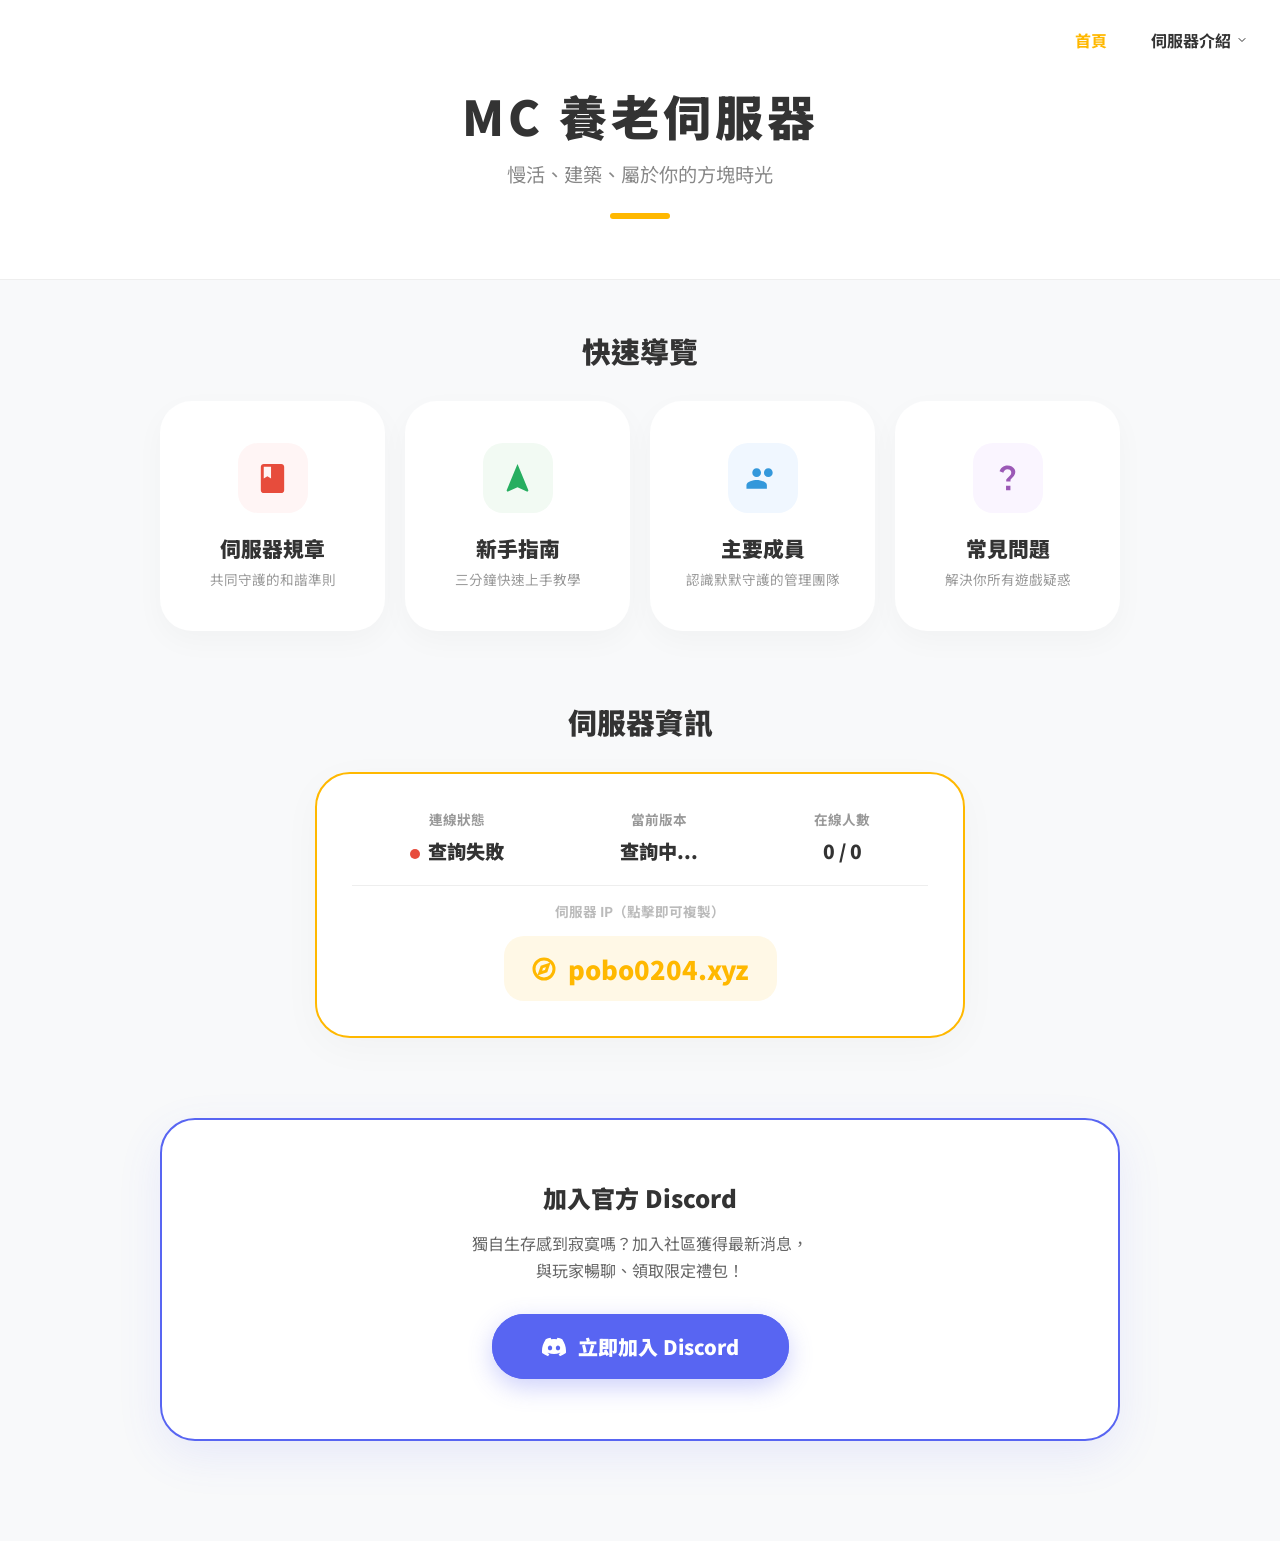
<file: index.html>
<!DOCTYPE html>
<html lang="zh-TW">
<head>
    <meta charset="UTF-8">
    <meta name="viewport" content="width=device-width, initial-scale=1.0">
    <title>首頁 | MC 養老伺服器</title>
    <link rel="stylesheet" href="styles/base.css">
    <link rel="stylesheet" href="styles/style.css">
    <link rel="stylesheet" href="styles/navbar.css">
</head>
<body>
    <nav class="navbar">
        <a href="/index.html" class="nav-link active">首頁</a>
        <div class="dropdown">
            <a href="#" class="nav-link dropdown-toggle">
                伺服器介紹
                <svg width="12" height="12" viewBox="0 0 24 24" fill="none" stroke="currentColor" stroke-width="2" stroke-linecap="round" stroke-linejoin="round"><polyline points="6 9 12 15 18 9"></polyline></svg>
            </a>
            <ul class="dropdown-menu">
                <li><a href="/pages/rules.html" class="dropdown-item">伺服器規章</a></li>
                <li><a href="/pages/member.html" class="dropdown-item">主要成員</a></li>
                <li><a href="/pages/command.html" class="dropdown-item">常用指令</a></li>
                <li><a href="/pages/qa.html" class="dropdown-item">常見問題</a></li>
            </ul>
        </div>
    </nav>

    <header class="header">
        <h1>MC 養老伺服器</h1>
        <p class="header-desc">慢活、建築、屬於你的方塊時光</p>
        <div class="header-line"></div>
    </header>

    <div class="container">
        
        <h2 class="section-title">快速導覽</h2>
        <div class="nav-grid">
            <a href="/pages/rules.html" class="nav-card animated-card" style="--t-color: var(--rule-color); --t-glow: rgba(231,76,60,0.2); --t-bg: #fff5f5;">
                <div class="nav-icon">
                    <svg class="svg-icon" viewBox="0 0 24 24"><path d="M18 2H6c-1.1 0-2 .9-2 2v16c0 1.1.9 2 2 2h12c1.1 0 2-.9 2-2V4c0-1.1-.9-2-2-2zM6 4h5v8l-2.5-1.5L6 12V4z"/></svg>
                </div>
                <h3>伺服器規章</h3>
                <p>共同守護的和諧準則</p>
            </a>

            <a href="/pages/guide.html" class="nav-card animated-card" style="--t-color: var(--guide-color); --t-glow: rgba(39,174,96,0.2); --t-bg: #f2faf3;">
                <div class="nav-icon">
                    <svg class="svg-icon" viewBox="0 0 24 24"><path d="M12 2L4.5 20.29l.71.71L12 18l6.79 3 .71-.71z"/></svg>
                </div>
                <h3>新手指南</h3>
                <p>三分鐘快速上手教學</p>
            </a>

            <a href="/pages/member.html" class="nav-card animated-card" style="--t-color: var(--staff-color); --t-glow: rgba(52,152,219,0.2); --t-bg: #f0f7ff;">
                <div class="nav-icon">
                    <svg class="svg-icon" viewBox="0 0 24 24"><path d="M16 11c1.66 0 2.99-1.34 2.99-3S17.66 5 16 5s-3 1.34-3 3 1.34 3 3 3zm-8 0c1.66 0 2.99-1.34 2.99-3S9.66 5 8 5 5 6.34 5 8s1.34 3 3 3zm0 2c-2.33 0-7 1.17-7 3.5V19h14v-2.5c0-2.33-4.67-3.5-7-3.5z"/></svg>
                </div>
                <h3>主要成員</h3>
                <p>認識默默守護的管理團隊</p>
            </a>

            <a href="/pages/qa.html" class="nav-card animated-card" style="--t-color: var(--faq-color); --t-glow: rgba(155,89,182,0.2); --t-bg: #faf5ff;">
                <div class="nav-icon">
                    <svg class="svg-icon" viewBox="0 0 24 24"><path d="M11.07 12.85c.77-1.39 2.25-2.21 3.11-3.44.91-1.29.4-3.7-2.18-3.7-1.69 0-2.52 1.28-2.87 2.34L6.54 6.96C7.25 4.83 9.18 3 11.99 3c2.35 0 3.96 1.07 4.78 2.41.7 1.15.7 2.48.31 3.42-.87 2.08-2.14 2.48-3.03 4.07v1.1h-2.93v-1.15zM11 20v-3h3v3h-3z"/></svg>
                </div>
                <h3>常見問題</h3>
                <p>解決你所有遊戲疑惑</p>
            </a>
        </div>

        <h2 class="section-title">伺服器資訊</h2>
        <div class="server-card animated-card" id="serverCard" onclick="copyIP()">
            <div class="copy-success">✨ 已複製 IP 到剪貼簿！</div>
            <div class="info-row">
                <div class="info-item">
                    <div class="info-label">連線狀態</div>
                    <div class="info-value"><span class="status-dot" id="dot"></span><span id="status">查詢中...</span></div>
                </div>
                <div class="info-item">
                    <div class="info-label">當前版本</div>
                    <div class="info-value" id="version">查詢中...</div>
                </div>
                <div class="info-item">
                    <div class="info-label">在線人數</div>
                    <div class="info-value" id="players">0 / 0</div>
                </div>
            </div>
            <div class="ip-hint">伺服器 IP（點擊即可複製）</div>
            <div class="ip-display">
                <svg class="compass-icon" viewBox="0 0 24 24"><circle cx="12" cy="12" r="10"></circle><polygon points="16.24 7.76 14.12 14.12 7.76 16.24 9.88 9.88 16.24 7.76"></polygon></svg>
                <span id="ipText">pobo0204.xyz</span>
            </div>
        </div>

        <div class="discord-card animated-card">
            <h2 style="font-weight: 900;">加入官方 Discord</h2>
            <p style="color: #666; margin-top: 15px;">獨自生存感到寂寞嗎？加入社區獲得最新消息，<br>與玩家暢聊、領取限定禮包！</p>
            <a href="https://discord.gg/raNts4Mrdd" target="_blank" class="d-btn">
                <svg style="width:24px;height:24px;fill:white;" viewBox="0 0 24 24">
                    <path d="M20.317 4.37a19.791 19.791 0 0 0-4.885-1.515a.074.074 0 0 0-.079.037c-.21.375-.444.864-.608 1.25a18.27 18.27 0 0 0-5.487 0a12.64 12.64 0 0 0-.617-1.25a.077.077 0 0 0-.079-.037A19.736 19.736 0 0 0 3.677 4.37a.07.07 0 0 0-.032.027C.533 9.046-.32 13.58.099 18.057a.082.082 0 0 0 .031.057a19.9 19.9 0 0 0 5.993 3.03a.078.078 0 0 0 .084-.028a14.09 14.09 0 0 0 1.226-1.994a.076.076 0 0 0-.041-.106a13.107 13.107 0 0 1-1.872-.892a.077.077 0 0 1-.008-.128a10.2 10.2 0 0 0 .372-.292a.074.074 0 0 1 .077-.01c3.928 1.793 8.18 1.793 12.062 0a.074.074 0 0 1 .078.01c.12.098.246.198.373.292a.077.077 0 0 1-.006.127a12.299 12.299 0 0 1-1.873.892a.077.077 0 0 0-.041.107c.36.698.772 1.362 1.225 1.993a.076.076 0 0 0 .084.028a19.839 19.839 0 0 0 6.002-3.03a.077.077 0 0 0 .032-.054c.5-5.177-.838-9.674-3.549-13.66a.061.061 0 0 0-.031-.03zM8.02 15.33c-1.183 0-2.157-1.085-2.157-2.419c0-1.333.956-2.419 2.157-2.419c1.21 0 2.176 1.086 2.157 2.419c0 1.334-.947 2.419-2.157 2.419zm7.975 0c-1.183 0-2.157-1.085-2.157-2.419c0-1.333.955-2.419 2.157-2.419c1.21 0 2.176 1.086 2.157 2.419c0 1.334-.946 2.419-2.157 2.419z"/>
                </svg>
                立即加入 Discord
            </a>
        </div>

    </div>

    <script src="scripts/script.js"></script>
</body>
</html>
</file>
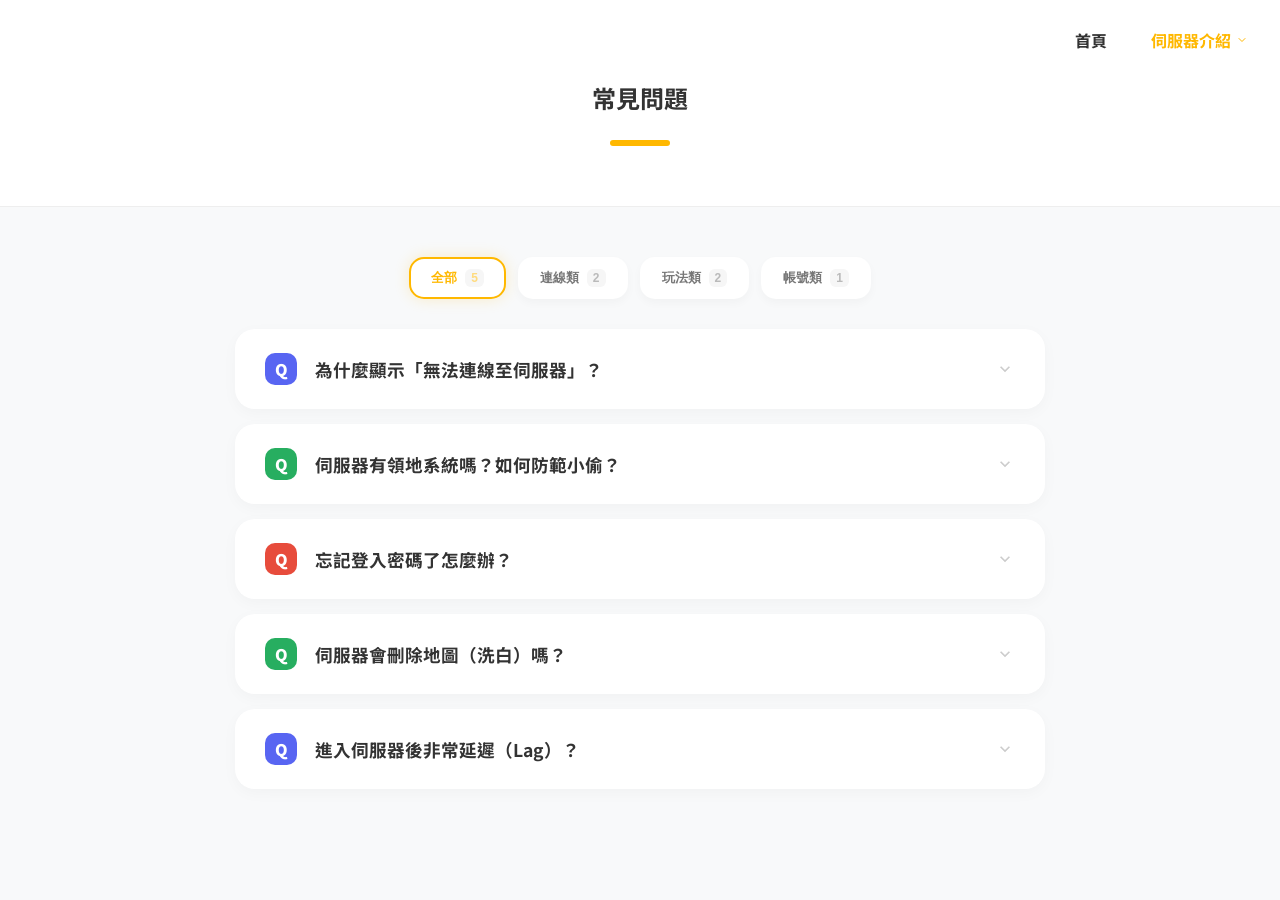
<file: qa.html>
<!DOCTYPE html>
<html lang="zh-TW">
<head>
    <meta charset="UTF-8">
    <meta name="viewport" content="width=device-width, initial-scale=1.0">
    <title>常見問題 - 養老伺服器</title>
    <link rel="stylesheet" href="../styles/base.css">
    <link rel="stylesheet" href="../styles/navbar.css">
    <style>
        :root {
            --color-connection: #5865F2;
            --color-gameplay: #27ae60;
            --color-account: #e74c3c;
        }
        /* --- 分類過濾器 --- */
        .filter-bar {
            max-width: 850px;
            margin: 0 auto 30px;
            display: flex;
            justify-content: center;
            gap: 12px;
            flex-wrap: wrap;
            padding: 0 20px;
        }

        .filter-btn {
            padding: 10px 20px;
            border-radius: 15px;
            background: #fff;
            border: 2px solid transparent;
            font-weight: 700;
            color: #777;
            cursor: pointer;
            transition: all 0.2s cubic-bezier(0, 0, 0.2, 1);
            box-shadow: 0 4px 10px rgba(0,0,0,0.03);
            display: flex;
            align-items: center;
            gap: 8px;
        }

        .filter-btn span {
            font-size: 0.75rem;
            opacity: 0.5;
            background: #eee;
            padding: 2px 6px;
            border-radius: 6px;
        }

        .filter-btn:hover { transform: translateY(-3px); box-shadow: 0 8px 20px rgba(0,0,0,0.08); }

        /* 啟動狀態的發光 (與類別顏色連動) */
        .filter-btn.active[data-type="all"] { border-color: var(--primary-color); color: var(--primary-color); box-shadow: 0 0 15px rgba(255, 184, 0, 0.2); }
        .filter-btn.active[data-type="connection"] { border-color: var(--color-connection); color: var(--color-connection); box-shadow: 0 0 15px rgba(88, 101, 242, 0.2); }
        .filter-btn.active[data-type="gameplay"] { border-color: var(--color-gameplay); color: var(--color-gameplay); box-shadow: 0 0 15px rgba(39, 174, 96, 0.2); }
        .filter-btn.active[data-type="account"] { border-color: var(--color-account); color: var(--color-account); box-shadow: 0 0 15px rgba(231, 76, 60, 0.2); }

        /* --- FAQ 容器 --- */
        .faq-container {
            max-width: 850px;
            margin: 0 auto;
            padding: 0 20px 80px;
            display: flex;
            flex-direction: column;
            gap: 15px;
        }

        .faq-item {
            background: var(--card-bg);
            border-radius: 20px;
            overflow: hidden;
            box-shadow: 0 4px 15px rgba(0,0,0,0.03);
            border: 2px solid transparent;
            cursor: pointer;
            transition: 
                transform 0.12s cubic-bezier(0, 0, 0.2, 1), 
                box-shadow 0.25s ease-out, 
                border-color 0.25s ease-out, 
                opacity 0.25s ease;
            will-change: transform, box-shadow;
        }

        .faq-item:hover {
            transform: translateY(-4px);
            border-color: var(--theme-color);
            box-shadow: 0 10px 25px rgba(0,0,0,0.05), 0 0 15px var(--theme-glow);
            z-index: 5;
        }

        .faq-question {
            padding: 22px 28px;
            display: flex;
            align-items: center;
            user-select: none;
        }

        .q-icon {
            width: 32px; height: 32px;
            background: var(--theme-color);
            color: #fff;
            border-radius: 10px;
            display: flex; justify-content: center; align-items: center;
            font-weight: 900;
            margin-right: 18px;
            flex-shrink: 0;
        }

        .question-text { font-size: 1.1rem; font-weight: 700; color: #333; flex-grow: 1; }

        .arrow-icon { width: 20px; height: 20px; transition: 0.3s; fill: #ccc; }
        .faq-item.active .arrow-icon { transform: rotate(180deg); fill: var(--theme-color); }

        .faq-answer {
            max-height: 0;
            overflow: hidden;
            transition: max-height 0.3s cubic-bezier(0.4, 0, 0.2, 1);
            background: #fafafa;
        }

        .answer-content {
            padding: 0 28px 25px 78px;
            font-size: 0.95rem; color: #666; line-height: 1.8;
            border-top: 1px solid #f0f0f0;
            padding-top: 20px;
        }

        .highlight { color: var(--theme-color); font-weight: 700; }
    </style>
</head>
<body>
    <nav class="navbar">
        <a href="/index.html" class="nav-link">首頁</a>
        <div class="dropdown">
            <a href="#" class="nav-link dropdown-toggle active">
                伺服器介紹
                <svg width="12" height="12" viewBox="0 0 24 24" fill="none" stroke="currentColor" stroke-width="2" stroke-linecap="round" stroke-linejoin="round"><polyline points="6 9 12 15 18 9"></polyline></svg>
            </a>
            <ul class="dropdown-menu">
                <li><a href="/pages/rules.html" class="dropdown-item">伺服器規章</a></li>
                <li><a href="/pages/member.html" class="dropdown-item">主要成員</a></li>
                <li><a href="/pages/command.html" class="dropdown-item">常用指令</a></li>
                <li><a href="/pages/qa.html" class="dropdown-item active">常見問題</a></li>
            </ul>
        </div>
    </nav>

    <header class="header">
        <h2>常見問題</h2>
        <div class="header-line"></div>
    </header>

    <div class="filter-bar" id="filterBar">
        <button class="filter-btn active animated-card" data-type="all">全部 <span id="count-all">0</span></button>
        <button class="filter-btn animated-card" data-type="connection">連線類 <span id="count-connection">0</span></button>
        <button class="filter-btn animated-card" data-type="gameplay">玩法類 <span id="count-gameplay">0</span></button>
        <button class="filter-btn animated-card" data-type="account">帳號類 <span id="count-account">0</span></button>
    </div>

    <div class="faq-container" id="faqGrid"></div>

    <script>
        const faqData = [
            { type: 'connection', q: "為什麼顯示「無法連線至伺服器」？", a: "請先確認你的遊戲版本是否為 <span class='highlight'>1.21.x</span>。若版本正確仍無法連線，請重新啟動路由器或查看公告。" },
            { type: 'gameplay', q: "伺服器有領地系統嗎？如何防範小偷？", a: "有的！我們使用 <span class='highlight'>金鏟子領地插件</span>。手持金鏟子點擊地面對角即可圈地。" },
            { type: 'account', q: "忘記登入密碼了怎麼辦？", a: "請前往 Discord 聯繫 <span class='highlight'>管理員</span> 並提供截圖證明，我們會手動幫你重置密碼。" },
            { type: 'gameplay', q: "伺服器會刪除地圖（洗白）嗎？", a: "我們定位為 <span class='highlight'>永久養老服</span>，除非遇到重大技術故障，否則絕不刪除進度。" },
            { type: 'connection', q: "進入伺服器後非常延遲（Lag）？", a: "建議安裝 <span class='highlight'>Sodium</span> 等優化模組。若延遲感來自網路，請更換 DNS 設定。" }
        ];

        const themeColors = {
            'connection': { main: '#5865F2', glow: 'rgba(88, 101, 242, 0.4)' },
            'gameplay': { main: '#27ae60', glow: 'rgba(39, 174, 96, 0.4)' },
            'account': { main: '#e74c3c', glow: 'rgba(231, 76, 60, 0.4)' }
        };

        const grid = document.getElementById('faqGrid');
        const filterBar = document.getElementById('filterBar');

        // 渲染 FAQ
        function renderFAQ(filterType = 'all') {
            grid.innerHTML = faqData
                .filter(item => filterType === 'all' || item.type === filterType)
                .map((item, index) => {
                    const colorInfo = themeColors[item.type];
                    return `
                        <div class="faq-item animated-card" 
                             data-type="${item.type}"
                             onclick="toggleFAQ(this)"
                             style="--theme-color: ${colorInfo.main}; --theme-glow: ${colorInfo.glow}; transition-delay: ${index * 0.05}s;">
                            <div class="faq-question">
                                <div class="q-icon">Q</div>
                                <div class="question-text">${item.q}</div>
                                <svg class="arrow-icon" viewBox="0 0 24 24"><path d="M7.41 8.59L12 13.17l4.59-4.58L18 10l-6 6-6-6 1.41-1.41z"/></svg>
                            </div>
                            <div class="faq-answer">
                                <div class="answer-content">${item.a}</div>
                            </div>
                        </div>
                    `;
                }).join('');
            
            // Trigger animation
            const observer = new IntersectionObserver((entries) => {
                entries.forEach(entry => {
                    if (entry.isIntersecting) {
                        entry.target.classList.add('is-visible');
                        observer.unobserve(entry.target);
                    }
                });
            }, { threshold: 0.1 });

            document.querySelectorAll('.animated-card').forEach(card => observer.observe(card));
        }

        // 更新計數器
        function updateCounts() {
            document.getElementById('count-all').innerText = faqData.length;
            ['connection', 'gameplay', 'account'].forEach(type => {
                const count = faqData.filter(item => item.type === type).length;
                document.getElementById(`count-${type}`).innerText = count;
            });
        }

        // 摺疊開關
        function toggleFAQ(item) {
            const answer = item.querySelector('.faq-answer');
            const isActive = item.classList.contains('active');

            document.querySelectorAll('.faq-item.active').forEach(other => {
                if (other !== item) {
                    other.classList.remove('active');
                    other.querySelector('.faq-answer').style.maxHeight = null;
                }
            });

            if (isActive) {
                item.classList.remove('active');
                answer.style.maxHeight = null;
            } else {
                item.classList.add('active');
                answer.style.maxHeight = answer.scrollHeight + "px";
            }
        }

        // 過濾點擊事件
        filterBar.addEventListener('click', (e) => {
            if (e.target.classList.contains('filter-btn')) {
                filterBar.querySelector('.active').classList.remove('active');
                e.target.classList.add('active');
                renderFAQ(e.target.dataset.type);
            }
        });
        
        document.addEventListener('DOMContentLoaded', () => {
            updateCounts();
            renderFAQ();
        });
    </script>
</body>
</html>
</file>
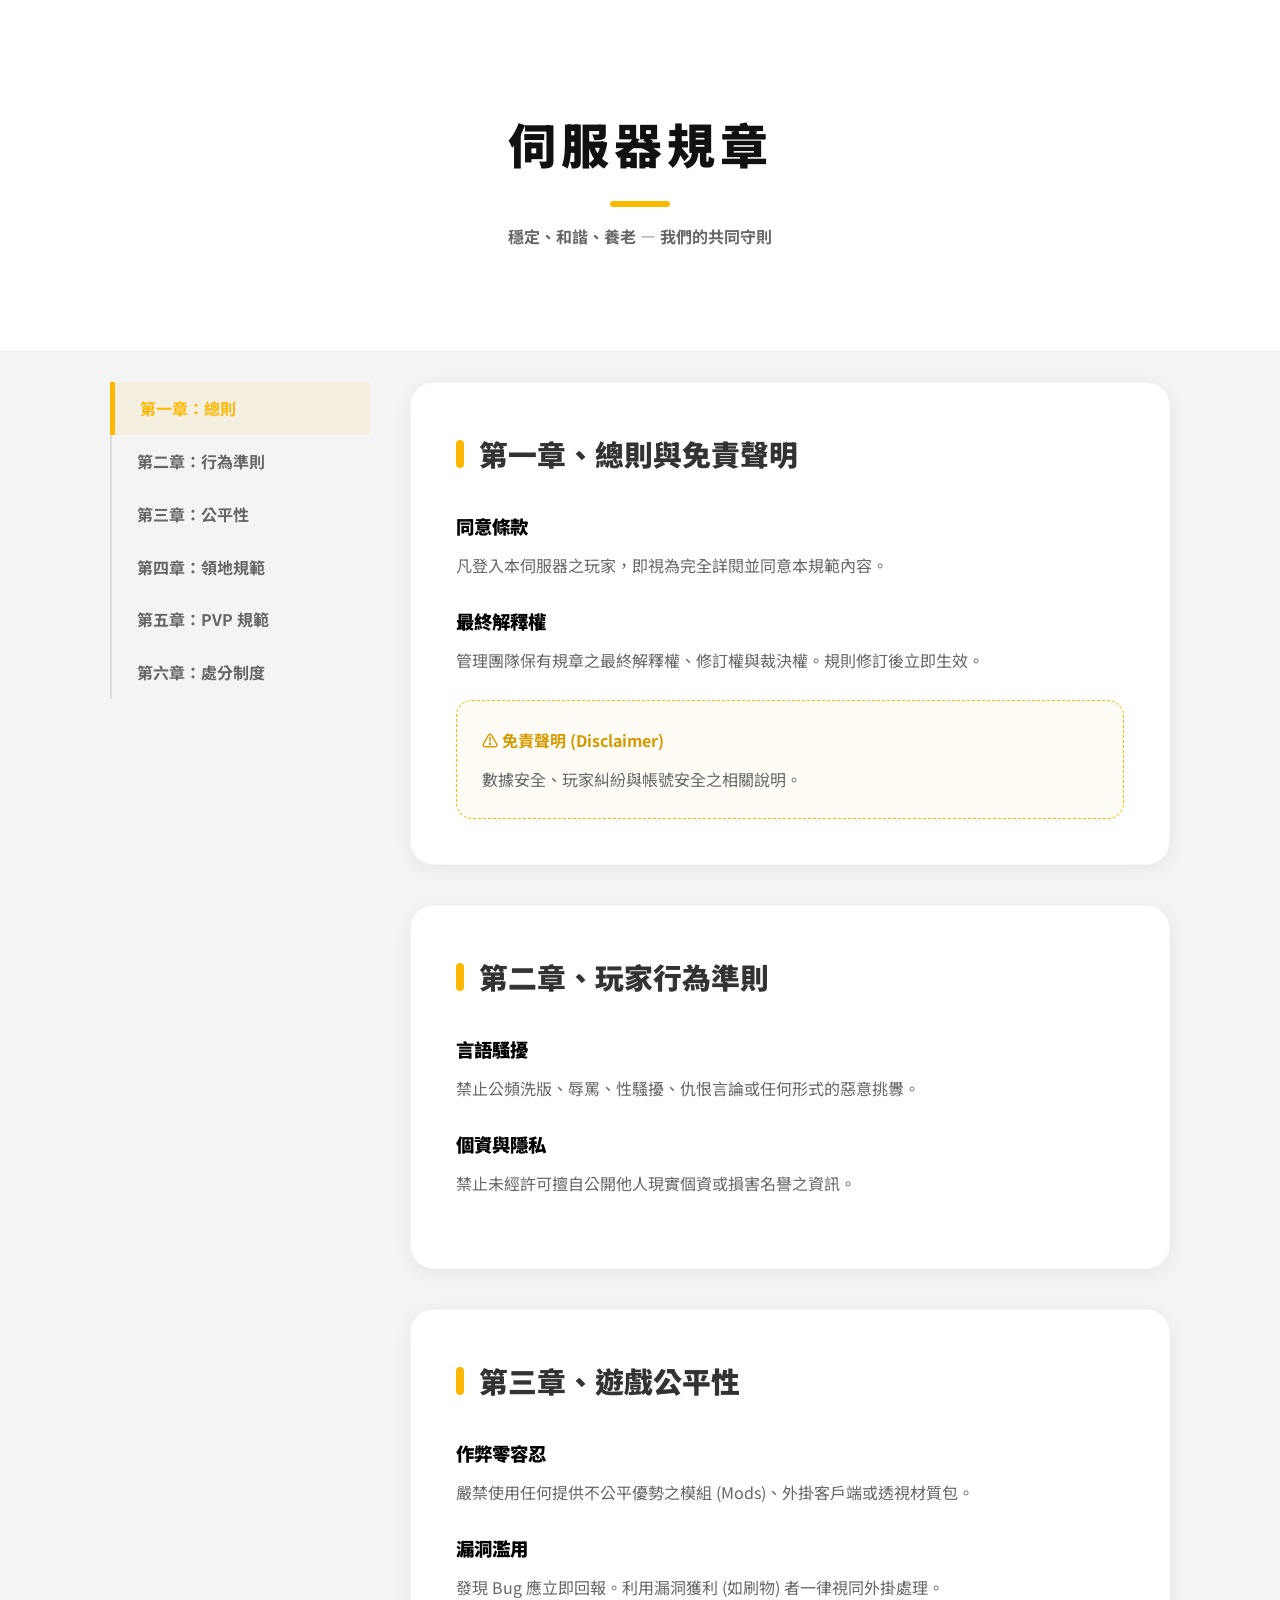
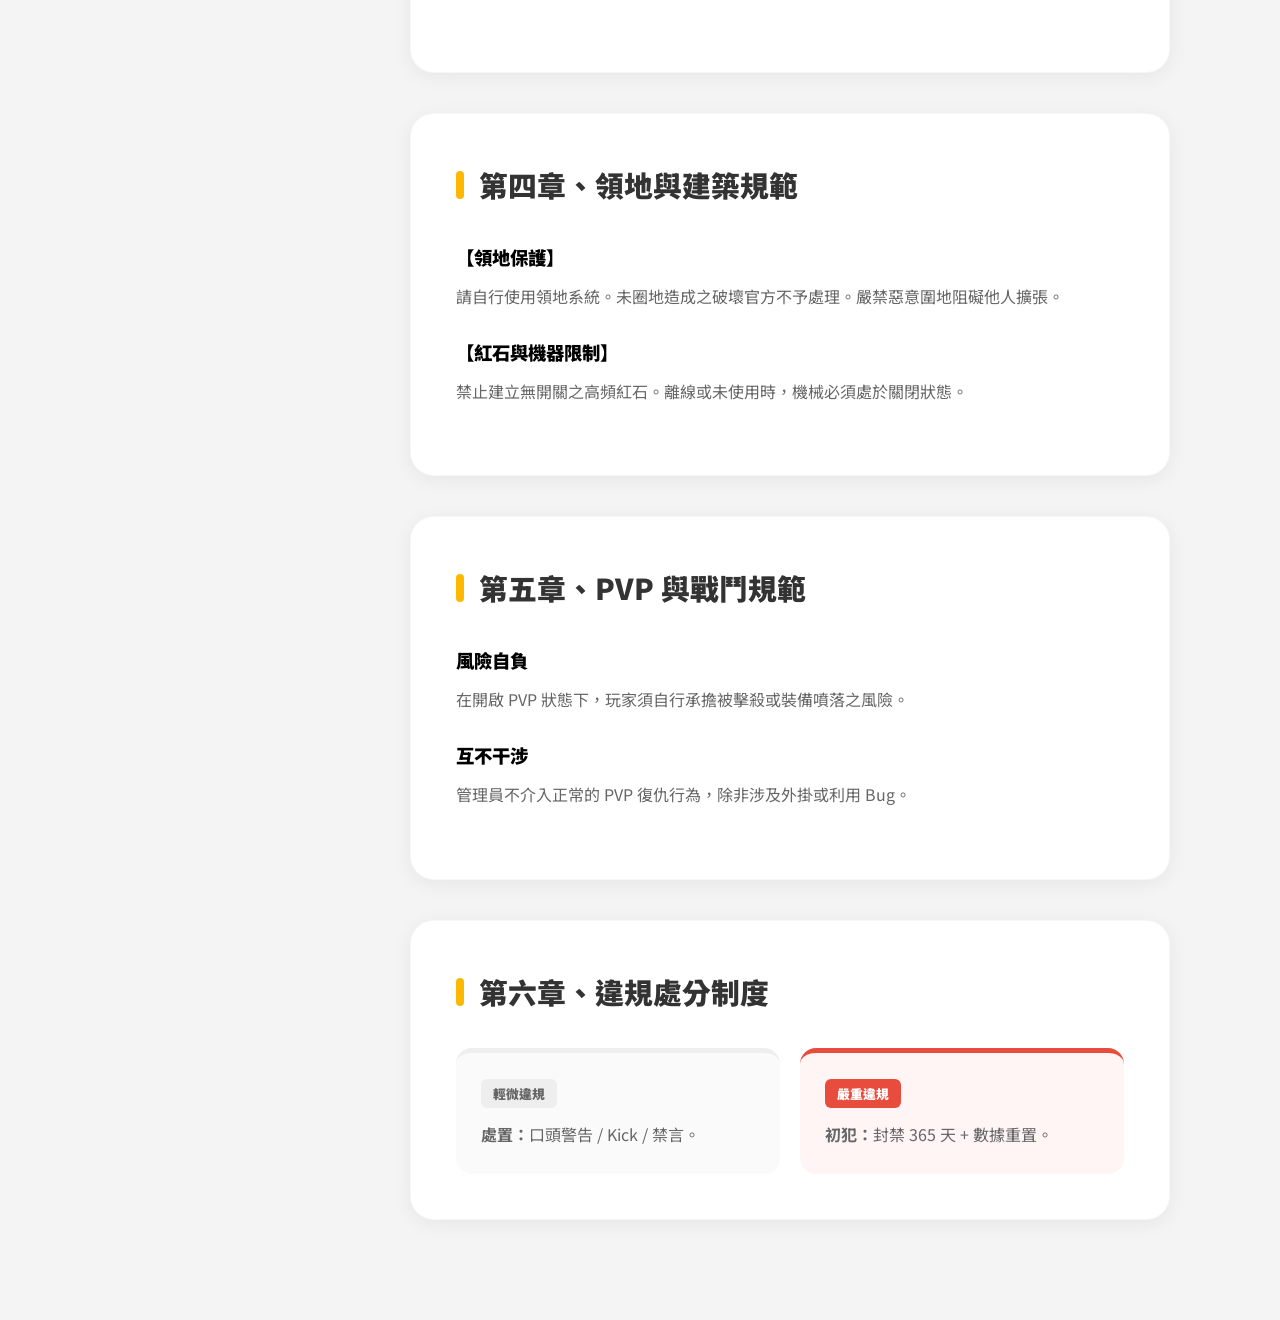
<file: rule.html>
<!DOCTYPE html>
<html lang="zh-TW">
<head>
    <meta charset="UTF-8">
    <meta name="viewport" content="width=device-width, initial-scale=1.0">
    <title>伺服器規章 - 養老伺服器</title>
    <style>
        @import url('https://fonts.googleapis.com/css2?family=Noto+Sans+TC:wght@400;500;700;900&display=swap');

        :root {
            --primary-color: #FFB800;
            --bg-color: #f4f4f4;
            --text-main: #333;
            --text-sub: #666;
            --card-bg: #ffffff;
            --warning-bg: #fffcf5;
            --danger-red: #e74c3c;
            
            /* --- 這裡填入妳的背景圖片網址 --- */
            /* 如果不想放圖片，請保持為 url('') 即可，它會自動變回白色 */
            --header-image: url('https://your-image-url.jpg'); 
        }

        * { margin: 0; padding: 0; box-sizing: border-box; }

        body {
            font-family: 'Noto Sans TC', sans-serif;
            background-color: var(--bg-color);
            color: var(--text-main);
            line-height: 1.8;
            scroll-behavior: smooth;
        }

        /* 頂部標題區 - 修改過的背景邏輯 */
        .header-section {
            text-align: center;
            padding: 100px 20px; /* 加深一點高度，讓圖片露出來更多 */
            
            /* 背景設定：半透明遮罩 + 背景圖片 */
            background-color: #ffffff; 
            background-image: linear-gradient(rgba(255, 255, 255, 0.7), rgba(255, 255, 255, 0.7)), var(--header-image);
            background-size: cover;
            background-position: center;
            background-attachment: fixed; /* 捲動時會有微微的視差效果，很高級 */
            
            border-bottom: 1px solid #eee;
            margin-bottom: 30px;
        }

        .header-section h1 {
            font-size: 3rem;
            font-weight: 900;
            letter-spacing: 5px;
            color: #111;
            text-shadow: 0 2px 10px rgba(255,255,255,0.8); /* 讓標題在圖片上更亮 */
        }

        .header-line {
            width: 60px;
            height: 6px;
            background: var(--primary-color);
            margin: 15px auto;
            border-radius: 3px;
        }

        /* --- 以下保持不變的佈局與樣式 --- */
        .main-container {
            max-width: 1100px;
            margin: 0 auto;
            display: grid;
            grid-template-columns: 260px 1fr;
            gap: 40px;
            padding: 0 20px 100px;
        }

        .sidebar { position: sticky; top: 40px; height: fit-content; }
        .sidebar ul { list-style: none; border-left: 2px solid #ddd; }
        .sidebar li a {
            display: block; padding: 12px 25px; text-decoration: none;
            color: var(--text-sub); font-weight: 700; transition: 0.3s;
        }
        .sidebar li a:hover, .sidebar li a.active {
            color: var(--primary-color); border-left: 5px solid var(--primary-color);
            margin-left: -2px; background: rgba(255, 184, 0, 0.08);
        }

        .content-section { display: flex; flex-direction: column; gap: 40px; }
        .chapter-card {
            background: var(--card-bg); border-radius: 24px; padding: 45px;
            box-shadow: 0 4px 20px rgba(0,0,0,0.06); border: 1px solid rgba(0,0,0,0.03);
            opacity: 0; transform: translateY(20px); transition: all 0.6s ease-out;
        }
        .chapter-card.reveal { opacity: 1; transform: translateY(0); }
        .chapter-card h2 {
            font-size: 1.8rem; font-weight: 900; margin-bottom: 30px;
            display: flex; align-items: center; gap: 15px;
        }
        .chapter-card h2::before {
            content: ''; width: 8px; height: 28px; background: var(--primary-color); border-radius: 4px;
        }

        .rules-list { list-style: none; }
        .rules-list li { margin-bottom: 25px; }
        .rule-title { font-weight: 900; color: #000; display: block; margin-bottom: 8px; font-size: 1.15rem; }
        .rule-desc { color: var(--text-sub); font-size: 1rem; }

        .disclaimer-box {
            background: var(--warning-bg); border-radius: 16px; padding: 25px;
            margin-top: 10px; border: 1px dashed var(--primary-color);
        }

        .punish-grid { display: grid; grid-template-columns: 1fr 1fr; gap: 20px; margin-top: 20px; }
        .punish-card { padding: 25px; border-radius: 16px; background: #fafafa; border-top: 5px solid #eee; }
        .punish-card.danger { background: #fff5f5; border-top-color: var(--danger-red); }
        .tag { font-size: 0.8rem; padding: 3px 12px; border-radius: 6px; font-weight: 900; margin-bottom: 12px; display: inline-block; }
        .tag-low { background: #eee; color: #666; }
        .tag-high { background: var(--danger-red); color: #fff; }

        @media (max-width: 850px) {
            .main-container { grid-template-columns: 1fr; }
            .sidebar { display: none; }
            .header-section { padding: 60px 20px; }
        }
    </style>
</head>
<body>

    <div class="header-section">
        <h1>伺服器規章</h1>
        <div class="header-line"></div>
        <p style="color: #666; font-weight: 700; text-shadow: 0 1px 5px rgba(255,255,255,0.8);">穩定、和諧、養老 — 我們的共同守則</p>
    </div>

    <div class="main-container">
        <div class="sidebar">
            <ul id="nav-list">
                <li><a href="#ch1" class="active">第一章：總則</a></li>
                <li><a href="#ch2">第二章：行為準則</a></li>
                <li><a href="#ch3">第三章：公平性</a></li>
                <li><a href="#ch4">第四章：領地規範</a></li>
                <li><a href="#ch5">第五章：PVP 規範</a></li>
                <li><a href="#ch6">第六章：處分制度</a></li>
            </ul>
        </div>

        <div class="content-section">
            <section id="ch1" class="chapter-card">
                <h2>第一章、總則與免責聲明</h2>
                <ul class="rules-list">
                    <li><span class="rule-title">同意條款</span><p class="rule-desc">凡登入本伺服器之玩家，即視為完全詳閱並同意本規範內容。</p></li>
                    <li><span class="rule-title">最終解釋權</span><p class="rule-desc">管理團隊保有規章之最終解釋權、修訂權與裁決權。規則修訂後立即生效。</p></li>
                </ul>
                <div class="disclaimer-box">
                    <strong style="color: #d49a00;">⚠️ 免責聲明 (Disclaimer)</strong>
                    <p class="rule-desc" style="margin-top: 10px;">數據安全、玩家糾紛與帳號安全之相關說明。</p>
                </div>
            </section>
            <section id="ch2" class="chapter-card"><h2>第二章、玩家行為準則</h2><ul class="rules-list"><li><span class="rule-title">言語騷擾</span><p class="rule-desc">禁止公頻洗版、辱罵、性騷擾、仇恨言論或任何形式的惡意挑釁。</p></li><li><span class="rule-title">個資與隱私</span><p class="rule-desc">禁止未經許可擅自公開他人現實個資或損害名譽之資訊。</p></li></ul></section>
            <section id="ch3" class="chapter-card"><h2>第三章、遊戲公平性</h2><ul class="rules-list"><li><span class="rule-title">作弊零容忍</span><p class="rule-desc">嚴禁使用任何提供不公平優勢之模組 (Mods)、外掛客戶端或透視材質包。</p></li><li><span class="rule-title">漏洞濫用</span><p class="rule-desc">發現 Bug 應立即回報。利用漏洞獲利 (如刷物) 者一律視同外掛處理。</p></li></ul></section>
            <section id="ch4" class="chapter-card"><h2>第四章、領地與建築規範</h2><ul class="rules-list"><li><span class="rule-title">【領地保護】</span><p class="rule-desc">請自行使用領地系統。未圈地造成之破壞官方不予處理。嚴禁惡意圍地阻礙他人擴張。</p></li><li><span class="rule-title">【紅石與機器限制】</span><p class="rule-desc">禁止建立無開關之高頻紅石。離線或未使用時，機械必須處於關閉狀態。</p></li></ul></section>
            <section id="ch5" class="chapter-card"><h2>第五章、PVP 與戰鬥規範</h2><ul class="rules-list"><li><span class="rule-title">風險自負</span><p class="rule-desc">在開啟 PVP 狀態下，玩家須自行承擔被擊殺或裝備噴落之風險。</p></li><li><span class="rule-title">互不干涉</span><p class="rule-desc">管理員不介入正常的 PVP 復仇行為，除非涉及外掛或利用 Bug。</p></li></ul></section>
            <section id="ch6" class="chapter-card"><h2>第六章、違規處分制度</h2><div class="punish-grid"><div class="punish-card"><span class="tag tag-low">輕微違規</span><p class="rule-desc"><strong>處置：</strong>口頭警告 / Kick / 禁言。</p></div><div class="punish-card danger"><span class="tag tag-high">嚴重違規</span><p class="rule-desc"><strong>初犯：</strong>封禁 365 天 + 數據重置。</p></div></div></section>
        </div>
    </div>

    <script>
        const observer = new IntersectionObserver((entries) => {
            entries.forEach(entry => { if (entry.isIntersecting) entry.target.classList.add('reveal'); });
        }, { threshold: 0.1 });
        document.querySelectorAll('.chapter-card').forEach(card => observer.observe(card));

        const sections = document.querySelectorAll("section");
        const navLinks = document.querySelectorAll(".sidebar ul li a");
        function changeActiveNav() {
            let current = "ch1";
            sections.forEach((section) => { if (window.pageYOffset >= section.offsetTop - 150) current = section.getAttribute("id"); });
            navLinks.forEach((link) => {
                link.classList.remove("active");
                if (link.getAttribute("href") === `#${current}`) link.classList.add("active");
            });
        }
        window.addEventListener("scroll", changeActiveNav);
        window.addEventListener("load", changeActiveNav);
    </script>
</body>
</html>
</file>
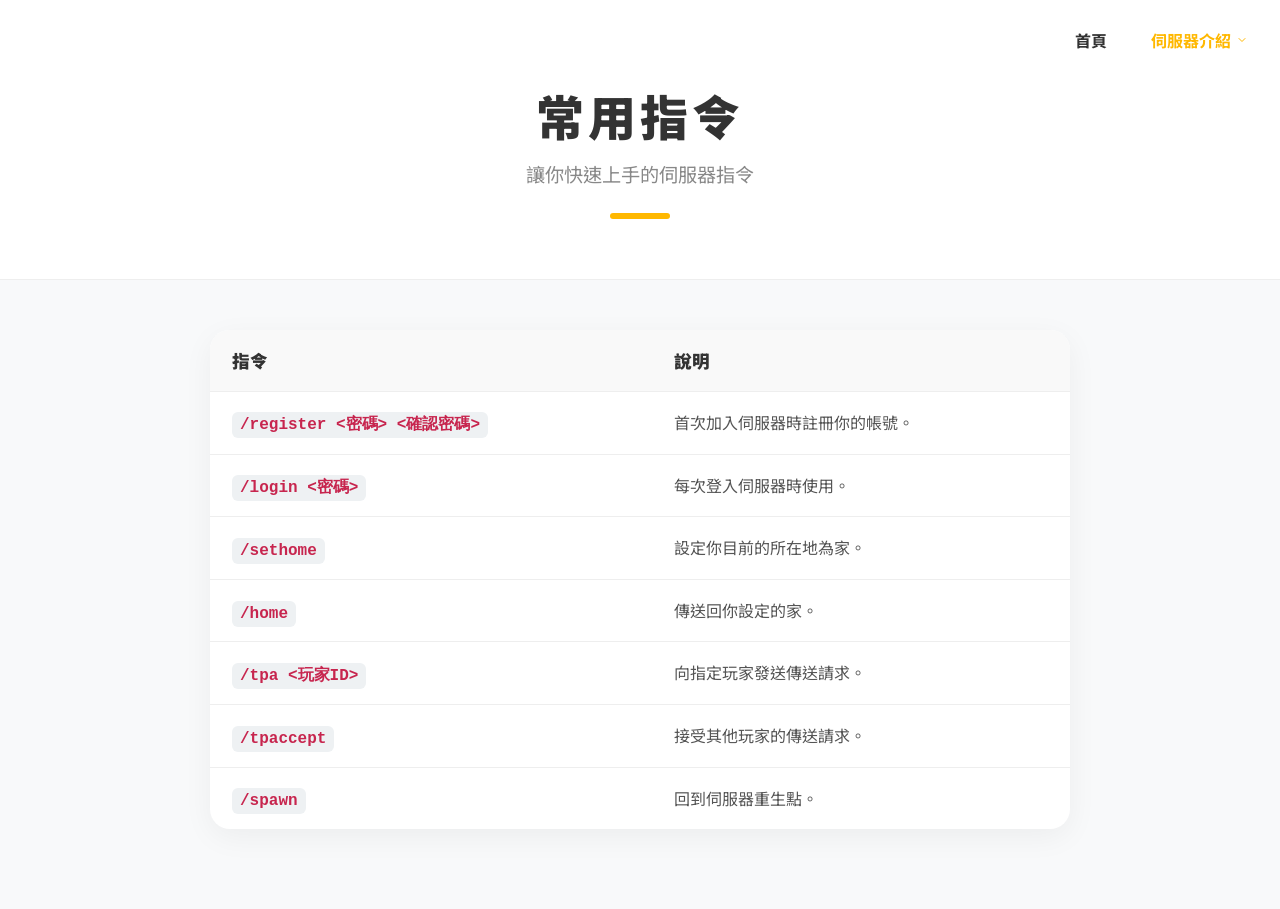
<file: pages/command.html>
<!DOCTYPE html>
<html lang="zh-TW">
<head>
    <meta charset="UTF-8">
    <meta name="viewport" content="width=device-width, initial-scale=1.0">
    <title>常用指令 - 養老伺服器</title>
    <link rel="stylesheet" href="../styles/base.css">
    <link rel="stylesheet" href="../styles/navbar.css">
    <style>
        .command-container {
            max-width: 900px;
            margin: 0 auto;
            padding: 0 20px 80px;
        }
        .command-table {
            width: 100%;
            border-collapse: collapse;
            background: var(--card-bg);
            border-radius: 20px;
            overflow: hidden;
            box-shadow: 0 8px 30px rgba(0,0,0,0.05);
        }
        .command-table th, .command-table td {
            padding: 18px 22px;
            text-align: left;
            border-bottom: 1px solid var(--border-color);
        }
        .command-table th {
            background-color: #f9f9f9;
            font-weight: 900;
            font-size: 1.1rem;
            color: var(--text-dark);
        }
        .command-table tr:last-child td {
            border-bottom: none;
        }
        .command-code {
            font-family: 'Courier New', Courier, monospace;
            background: #eef1f3;
            padding: 4px 8px;
            border-radius: 6px;
            color: #c7254e;
            font-weight: 700;
        }
        .command-description {
            color: #555;
            line-height: 1.6;
        }
    </style>
</head>
<body>
    <nav class="navbar">
        <a href="/index.html" class="nav-link">首頁</a>
        <div class="dropdown">
            <a href="#" class="nav-link dropdown-toggle active">
                伺服器介紹
                <svg width="12" height="12" viewBox="0 0 24 24" fill="none" stroke="currentColor" stroke-width="2" stroke-linecap="round" stroke-linejoin="round"><polyline points="6 9 12 15 18 9"></polyline></svg>
            </a>
            <ul class="dropdown-menu">
                <li><a href="/pages/rules.html" class="dropdown-item">伺服器規章</a></li>
                <li><a href="/pages/member.html" class="dropdown-item">主要成員</a></li>
                <li><a href="/pages/command.html" class="dropdown-item active">常用指令</a></li>
                <li><a href="/pages/qa.html" class="dropdown-item">常見問題</a></li>
            </ul>
        </div>
    </nav>

    <header class="header">
        <h1>常用指令</h1>
        <p class="header-desc">讓你快速上手的伺服器指令</p>
        <div class="header-line"></div>
    </header>

    <div class="command-container">
        <table class="command-table animated-card">
            <thead>
                <tr>
                    <th>指令</th>
                    <th>說明</th>
                </tr>
            </thead>
            <tbody>
                <tr>
                    <td><code class="command-code">/register &lt;密碼&gt; &lt;確認密碼&gt;</code></td>
                    <td class="command-description">首次加入伺服器時註冊你的帳號。</td>
                </tr>
                <tr>
                    <td><code class="command-code">/login &lt;密碼&gt;</code></td>
                    <td class="command-description">每次登入伺服器時使用。</td>
                </tr>
                <tr>
                    <td><code class="command-code">/sethome</code></td>
                    <td class="command-description">設定你目前的所在地為家。</td>
                </tr>
                <tr>
                    <td><code class="command-code">/home</code></td>
                    <td class="command-description">傳送回你設定的家。</td>
                </tr>
                <tr>
                    <td><code class="command-code">/tpa &lt;玩家ID&gt;</code></td>
                    <td class="command-description">向指定玩家發送傳送請求。</td>
                </tr>
                <tr>
                    <td><code class="command-code">/tpaccept</code></td>
                    <td class="command-description">接受其他玩家的傳送請求。</td>
                </tr>
                 <tr>
                    <td><code class="command-code">/spawn</code></td>
                    <td class="command-description">回到伺服器重生點。</td>
                </tr>
            </tbody>
        </table>
    </div>
    <script src="../scripts/script.js"></script>
</body>
</html>
</file>
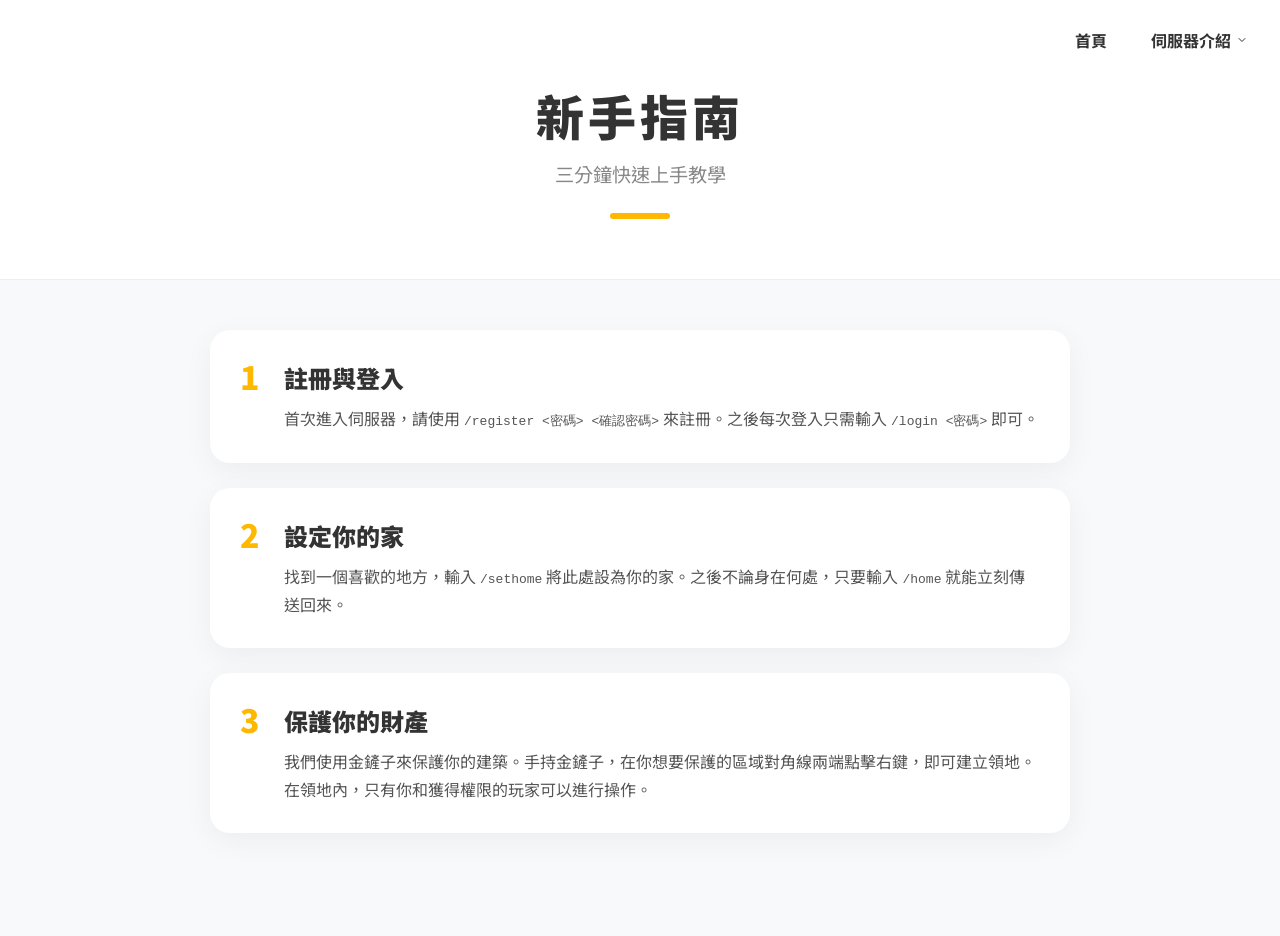
<file: pages/guide.html>
<!DOCTYPE html>
<html lang="zh-TW">
<head>
    <meta charset="UTF-8">
    <meta name="viewport" content="width=device-width, initial-scale=1.0">
    <title>新手指南 - 養老伺服器</title>
    <link rel="stylesheet" href="../styles/base.css">
    <link rel="stylesheet" href="../styles/navbar.css">
    <style>
        .guide-container {
            max-width: 900px;
            margin: 0 auto;
            padding: 0 20px 80px;
        }
        .guide-step {
            background: var(--card-bg);
            border-radius: 20px;
            padding: 30px;
            margin-bottom: 25px;
            box-shadow: 0 8px 30px rgba(0,0,0,0.05);
            display: flex;
            align-items: flex-start;
            gap: 25px;
        }
        .step-number {
            font-size: 2rem;
            font-weight: 900;
            color: var(--primary-color);
            line-height: 1;
        }
        .step-content h3 {
            font-size: 1.5rem;
            font-weight: 900;
            margin-bottom: 10px;
        }
        .step-content p {
            color: #555;
            line-height: 1.7;
        }
    </style>
</head>
<body>
    <nav class="navbar">
        <a href="/index.html" class="nav-link">首頁</a>
        <div class="dropdown">
            <a href="#" class="nav-link dropdown-toggle">
                伺服器介紹
                <svg width="12" height="12" viewBox="0 0 24 24" fill="none" stroke="currentColor" stroke-width="2" stroke-linecap="round" stroke-linejoin="round"><polyline points="6 9 12 15 18 9"></polyline></svg>
            </a>
            <ul class="dropdown-menu">
                <li><a href="/pages/rules.html" class="dropdown-item">伺服器規章</a></li>
                <li><a href="/pages/member.html" class="dropdown-item">主要成員</a></li>
                <li><a href="/pages/command.html" class="dropdown-item">常用指令</a></li>
                <li><a href="/pages/qa.html" class="dropdown-item">常見問題</a></li>
            </ul>
        </div>
    </nav>

    <header class="header">
        <h1>新手指南</h1>
        <p class="header-desc">三分鐘快速上手教學</p>
        <div class="header-line"></div>
    </header>

    <div class="guide-container">
        <div class="guide-step animated-card">
            <div class="step-number">1</div>
            <div class="step-content">
                <h3>註冊與登入</h3>
                <p>首次進入伺服器，請使用 <code class="command-code">/register &lt;密碼&gt; &lt;確認密碼&gt;</code> 來註冊。之後每次登入只需輸入 <code class="command-code">/login &lt;密碼&gt;</code> 即可。</p>
            </div>
        </div>
        <div class="guide-step animated-card">
            <div class="step-number">2</div>
            <div class="step-content">
                <h3>設定你的家</h3>
                <p>找到一個喜歡的地方，輸入 <code class="command-code">/sethome</code> 將此處設為你的家。之後不論身在何處，只要輸入 <code class="command-code">/home</code> 就能立刻傳送回來。</p>
            </div>
        </div>
        <div class="guide-step animated-card">
            <div class="step-number">3</div>
            <div class="step-content">
                <h3>保護你的財產</h3>
                <p>我們使用金鏟子來保護你的建築。手持金鏟子，在你想要保護的區域對角線兩端點擊右鍵，即可建立領地。在領地內，只有你和獲得權限的玩家可以進行操作。</p>
            </div>
        </div>
    </div>
    <script src="../scripts/script.js"></script>
</body>
</html>
</file>
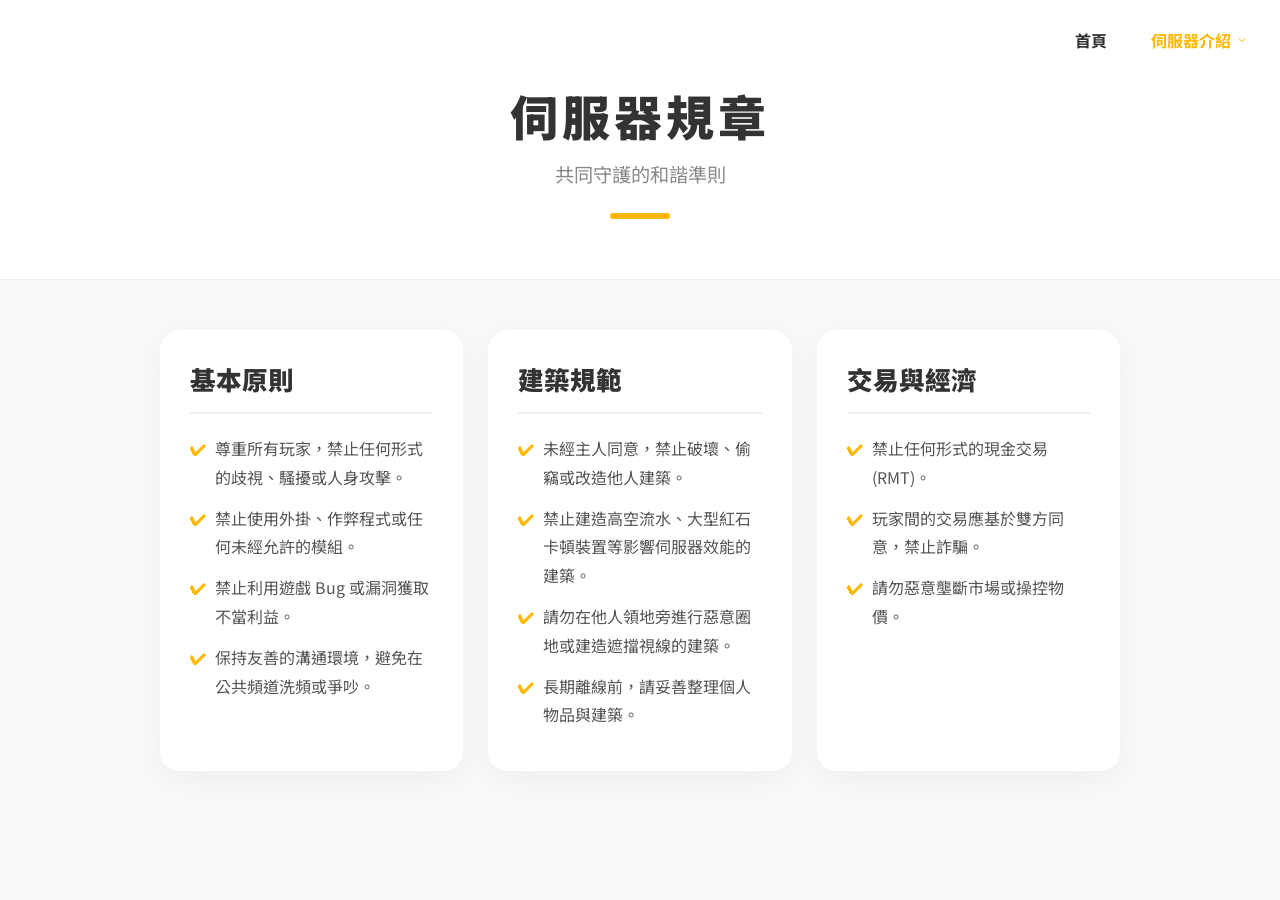
<file: pages/rules.html>
<!DOCTYPE html>
<html lang="zh-TW">
<head>
    <meta charset="UTF-8">
    <meta name="viewport" content="width=device-width, initial-scale=1.0">
    <title>伺服器規章 - 養老伺服器</title>
    <link rel="stylesheet" href="../styles/base.css">
    <link rel="stylesheet" href="../styles/navbar.css">
    <link rel="stylesheet" href="../styles/rules.css">
</head>
<body>
    <nav class="navbar">
        <a href="/index.html" class="nav-link">首頁</a>
        <div class="dropdown">
            <a href="#" class="nav-link dropdown-toggle active">
                伺服器介紹
                <svg width="12" height="12" viewBox="0 0 24 24" fill="none" stroke="currentColor" stroke-width="2" stroke-linecap="round" stroke-linejoin="round"><polyline points="6 9 12 15 18 9"></polyline></svg>
            </a>
            <ul class="dropdown-menu">
                <li><a href="/pages/rules.html" class="dropdown-item active">伺服器規章</a></li>
                <li><a href="/pages/member.html" class="dropdown-item">主要成員</a></li>
                <li><a href="/pages/command.html" class="dropdown-item">常用指令</a></li>
                <li><a href="/pages/qa.html" class="dropdown-item">常見問題</a></li>
            </ul>
        </div>
    </nav>

    <header class="header">
        <h1>伺服器規章</h1>
        <p class="header-desc">共同守護的和諧準則</p>
        <div class="header-line"></div>
    </header>

    <div class="rules-container">
        <div class="rule-card animated-card">
            <div class="rule-icon general"></div>
            <h3>基本原則</h3>
            <ul>
                <li>尊重所有玩家，禁止任何形式的歧視、騷擾或人身攻擊。</li>
                <li>禁止使用外掛、作弊程式或任何未經允許的模組。</li>
                <li>禁止利用遊戲 Bug 或漏洞獲取不當利益。</li>
                <li>保持友善的溝通環境，避免在公共頻道洗頻或爭吵。</li>
            </ul>
        </div>
        <div class="rule-card animated-card">
            <div class="rule-icon building"></div>
            <h3>建築規範</h3>
            <ul>
                <li>未經主人同意，禁止破壞、偷竊或改造他人建築。</li>
                <li>禁止建造高空流水、大型紅石卡頓裝置等影響伺服器效能的建築。</li>
                <li>請勿在他人領地旁進行惡意圈地或建造遮擋視線的建築。</li>
                <li>長期離線前，請妥善整理個人物品與建築。</li>
            </ul>
        </div>
        <div class="rule-card animated-card">
            <div class="rule-icon trading"></div>
            <h3>交易與經濟</h3>
            <ul>
                <li>禁止任何形式的現金交易 (RMT)。</li>
                <li>玩家間的交易應基於雙方同意，禁止詐騙。</li>
                <li>請勿惡意壟斷市場或操控物價。</li>
            </ul>
        </div>
    </div>
    <script src="../scripts/script.js"></script>
</body>
</html>
</file>
<file: styles/base.css>
@import url('https://fonts.googleapis.com/css2?family=Noto+Sans+TC:wght@400;500;700;900&display=swap');

:root {
    --primary-color: #FFB800;
    --bg-color: #f8f9fa;
    --card-bg: #ffffff;
    --text-dark: #333;
    --text-light: #888;
    --border-color: #eee;

    /* Semantic Colors */
    --rule-color: #e74c3c;
    --guide-color: #27ae60;
    --staff-color: #3498db;
    --faq-color: #9b59b6;
    --discord-color: #5865F2;
}

* {
    margin: 0;
    padding: 0;
    box-sizing: border-box;
}

body {
    font-family: 'Noto Sans TC', sans-serif;
    background-color: var(--bg-color);
    color: var(--text-dark);
    overflow-x: hidden; /* Prevents horizontal scroll from animations */
}

.container {
    max-width: 1000px;
    margin: 0 auto;
    padding: 0 20px;
}

/* --- Header --- */
.header {
    text-align: center;
    padding: 80px 20px 60px;
    background: var(--card-bg);
    border-bottom: 1px solid var(--border-color);
    margin-bottom: 50px;
}

.header h1 {
    font-size: 3rem;
    font-weight: 900;
    letter-spacing: 4px;
    opacity: 0;
    transform: translateY(20px);
    animation: fadeInUp 0.8s ease forwards;
}

.header-desc {
    color: var(--text-light);
    font-size: 1.2rem;
    margin-top: 10px;
    opacity: 0;
    transform: translateY(15px);
    animation: fadeInUp 0.8s ease forwards 0.2s;
}

.header-line {
    width: 60px;
    height: 6px;
    background: var(--primary-color);
    margin: 25px auto 0;
    border-radius: 10px;
    opacity: 0;
    transform: scaleX(0);
    animation: lineGrow 0.8s ease forwards 0.4s;
}

.section-title {
    text-align: center;
    font-size: 1.8rem;
    font-weight: 900;
    margin-bottom: 30px;
    opacity: 0;
    transform: translateY(20px);
    animation: fadeInUp 0.8s ease forwards;
}

/* --- Animations --- */
@keyframes fadeInUp {
    to {
        opacity: 1;
        transform: translateY(0);
    }
}

@keyframes lineGrow {
    to {
        opacity: 1;
        transform: scaleX(1);
    }
}

/* --- Animated Card Entrance --- */
.animated-card {
    opacity: 0;
    transform: translateY(30px);
    transition: opacity 0.6s ease-out, transform 0.6s cubic-bezier(0.2, 0.8, 0.2, 1);
}

.animated-card.is-visible {
    opacity: 1;
    transform: translateY(0);
}
</file>
<file: styles/style.css>
/* --- 1. 快速導覽卡片 --- */
.nav-grid {
    display: grid;
    grid-template-columns: repeat(auto-fit, minmax(220px, 1fr));
    gap: 20px;
    margin-bottom: 70px;
}

.nav-card {
    background: var(--card-bg);
    border-radius: 32px;
    padding: 40px 20px;
    text-align: center;
    text-decoration: none;
    color: var(--text-dark);
    box-shadow: 0 10px 30px rgba(0, 0, 0, 0.03);
    border: 2px solid transparent;
    display: flex;
    flex-direction: column;
    align-items: center;
    transition: transform 0.15s cubic-bezier(0, 0, 0.2, 1), box-shadow 0.25s ease-out, border-color 0.25s ease-out;
}

.nav-card:hover {
    transform: translateY(-10px);
    border-color: var(--t-color);
    box-shadow: 0 20px 45px rgba(0, 0, 0, 0.05), 0 0 20px var(--t-glow);
}

.nav-icon {
    width: 70px;
    height: 70px;
    background: var(--t-bg);
    border-radius: 20px;
    display: flex;
    justify-content: center;
    align-items: center;
    margin-bottom: 20px;
    transition: transform 0.3s cubic-bezier(0.2, 0.8, 0.2, 1);
}

.nav-card:hover .nav-icon {
    transform: rotate(-8deg) scale(1.1);
}

.svg-icon {
    width: 35px;
    height: 35px;
    fill: var(--t-color);
}

.nav-card h3 {
    font-size: 1.3rem;
    font-weight: 900;
    margin-bottom: 6px;
}

.nav-card p {
    font-size: 0.85rem;
    color: #999;
}

/* --- 2. 伺服器狀態卡片 --- */
.server-card {
    background: var(--card-bg);
    border: 2px solid var(--primary-color);
    border-radius: 35px;
    padding: 35px;
    width: 100%;
    max-width: 650px;
    margin: 0 auto 80px;
    display: flex;
    flex-direction: column;
    align-items: center;
    gap: 15px;
    box-shadow: 0 10px 40px rgba(0, 0, 0, 0.03);
    cursor: pointer;
    position: relative;
    transition: transform 0.15s cubic-bezier(0, 0, 0.2, 1), box-shadow 0.25s ease-out;
}

.server-card:hover {
    transform: translateY(-8px);
    box-shadow: 0 20px 45px rgba(255, 184, 0, 0.1);
}

.info-row {
    display: flex;
    justify-content: space-around;
    width: 100%;
    border-bottom: 1px solid var(--border-color);
    padding-bottom: 20px;
}

.info-item {
    text-align: center;
}

.info-label {
    font-size: 0.85rem;
    color: #999;
    margin-bottom: 8px;
    font-weight: 700;
}

.info-value {
    font-size: 1.2rem;
    font-weight: 900;
}

.ip-hint {
    font-size: 0.85rem;
    color: #bbb;
    font-weight: 700;
}

.ip-display {
    display: flex;
    align-items: center;
    gap: 12px;
    background: #fff8e6;
    padding: 14px 28px;
    border-radius: 20px;
    color: var(--primary-color);
    font-weight: 900;
    font-size: 1.6rem;
    transition: background 0.2s, color 0.2s;
}

.server-card:hover .ip-display {
    background: var(--primary-color);
    color: #fff;
}

.compass-icon {
    width: 24px;
    height: 24px;
    fill: none;
    stroke: currentColor;
    stroke-width: 3;
}

.status-dot {
    display: inline-block;
    width: 10px;
    height: 10px;
    border-radius: 50%;
    margin-right: 8px;
    background-color: #ccc; /* Default offline color */
    transition: background-color 0.5s ease;
}

.status-dot.online {
    background-color: #2ecc71;
    box-shadow: 0 0 8px #2ecc71;
}

.status-dot.offline {
    background-color: #e74c3c;
}

/* 複製成功氣泡 */
.copy-success {
    position: absolute;
    top: -20px;
    left: 50%;
    transform: translateX(-50%);
    background: #333;
    color: white;
    padding: 8px 18px;
    border-radius: 12px;
    font-size: 0.85rem;
    opacity: 0;
    visibility: hidden;
    transition: top 0.3s cubic-bezier(0.18, 0.89, 0.32, 1.28), opacity 0.3s, visibility 0.3s;
    z-index: 100;
}

.server-card.show-success .copy-success {
    top: -50px;
    opacity: 1;
    visibility: visible;
}

/* --- 3. Discord 加入卡片 --- */
.discord-card {
    background: var(--card-bg);
    border: 2.5px solid var(--discord-color);
    border-radius: 35px;
    padding: 60px 30px;
    text-align: center;
    box-shadow: 0 15px 45px rgba(88, 101, 242, 0.1);
    margin-bottom: 100px;
}

.discord-card h2 {
    font-weight: 900;
}

.discord-card p {
    color: #666;
    margin-top: 15px;
    line-height: 1.7;
}

.d-btn {
    text-decoration: none;
    padding: 18px 50px;
    background: var(--discord-color);
    color: #fff;
    border-radius: 50px;
    font-weight: 900;
    font-size: 1.25rem;
    display: inline-flex;
    align-items: center;
    gap: 12px;
    margin-top: 30px;
    transition: transform 0.1s cubic-bezier(0, 0, 0.2, 1), background 0.2s ease;
    position: relative;
    box-shadow: 0 8px 25px rgba(88, 101, 242, 0.3);
}

.d-btn:hover {
    transform: scale(1.08);
    background: #4752C4;
}

.d-btn::after {
    content: '';
    position: absolute;
    top: 0;
    left: 0;
    right: 0;
    bottom: 0;
    border-radius: 50px;
    border: 2px solid var(--discord-color);
    animation: pulse 2s infinite;
    pointer-events: none;
}

@keyframes pulse {
    0% {
        transform: scale(1);
        opacity: 0.6;
    }
    100% {
        transform: scale(1.4);
        opacity: 0;
    }
}
</file>
<file: styles/navbar.css>
/* Navbar styles */
.navbar {
    position: absolute;
    top: 20px;
    right: 20px;
    display: flex;
    gap: 20px;
    align-items: center;
}

.nav-link {
    text-decoration: none;
    color: var(--text-dark);
    font-weight: 700;
    font-size: 1rem;
    padding: 8px 12px;
    border-radius: 8px;
    transition: background-color 0.2s ease, color 0.2s ease;
}

.nav-link:hover {
    background-color: #e9ecef;
}

.nav-link.active {
    color: var(--primary-color);
}

.dropdown {
    position: relative;
}

.dropdown-toggle {
    cursor: pointer;
    display: flex;
    align-items: center;
    gap: 5px;
}

.dropdown-menu {
    display: none;
    position: absolute;
    top: 100%;
    right: 0;
    background-color: var(--card-bg);
    border-radius: 8px;
    box-shadow: 0 8px 16px rgba(0,0,0,0.1);
    padding: 10px 0;
    min-width: 160px;
    z-index: 1000;
    list-style: none;
}

.dropdown:hover .dropdown-menu {
    display: block;
}

.dropdown-item {
    display: block;
    padding: 10px 20px;
    color: var(--text-dark);
    text-decoration: none;
    transition: background-color 0.2s ease;
}

.dropdown-item:hover {
    background-color: #f8f9fa;
}
</file>
<file: styles/rules.css>
.rules-container {
    max-width: 1000px;
    margin: 0 auto;
    padding: 0 20px 80px;
    display: grid;
    grid-template-columns: repeat(auto-fit, minmax(300px, 1fr));
    gap: 25px;
}

.rule-card {
    background: var(--card-bg);
    border-radius: 20px;
    padding: 30px;
    box-shadow: 0 8px 30px rgba(0,0,0,0.05);
}

.rule-card h3 {
    font-size: 1.6rem;
    font-weight: 900;
    margin-bottom: 20px;
    padding-bottom: 15px;
    border-bottom: 2px solid #f0f0f0;
}

.rule-card ul {
    list-style: none;
    padding-left: 0;
}

.rule-card li {
    color: #555;
    line-height: 1.8;
    margin-bottom: 12px;
    padding-left: 25px;
    position: relative;
}

.rule-card li::before {
    content: '✔';
    color: var(--primary-color);
    font-weight: 700;
    position: absolute;
    left: 0;
}
</file>
